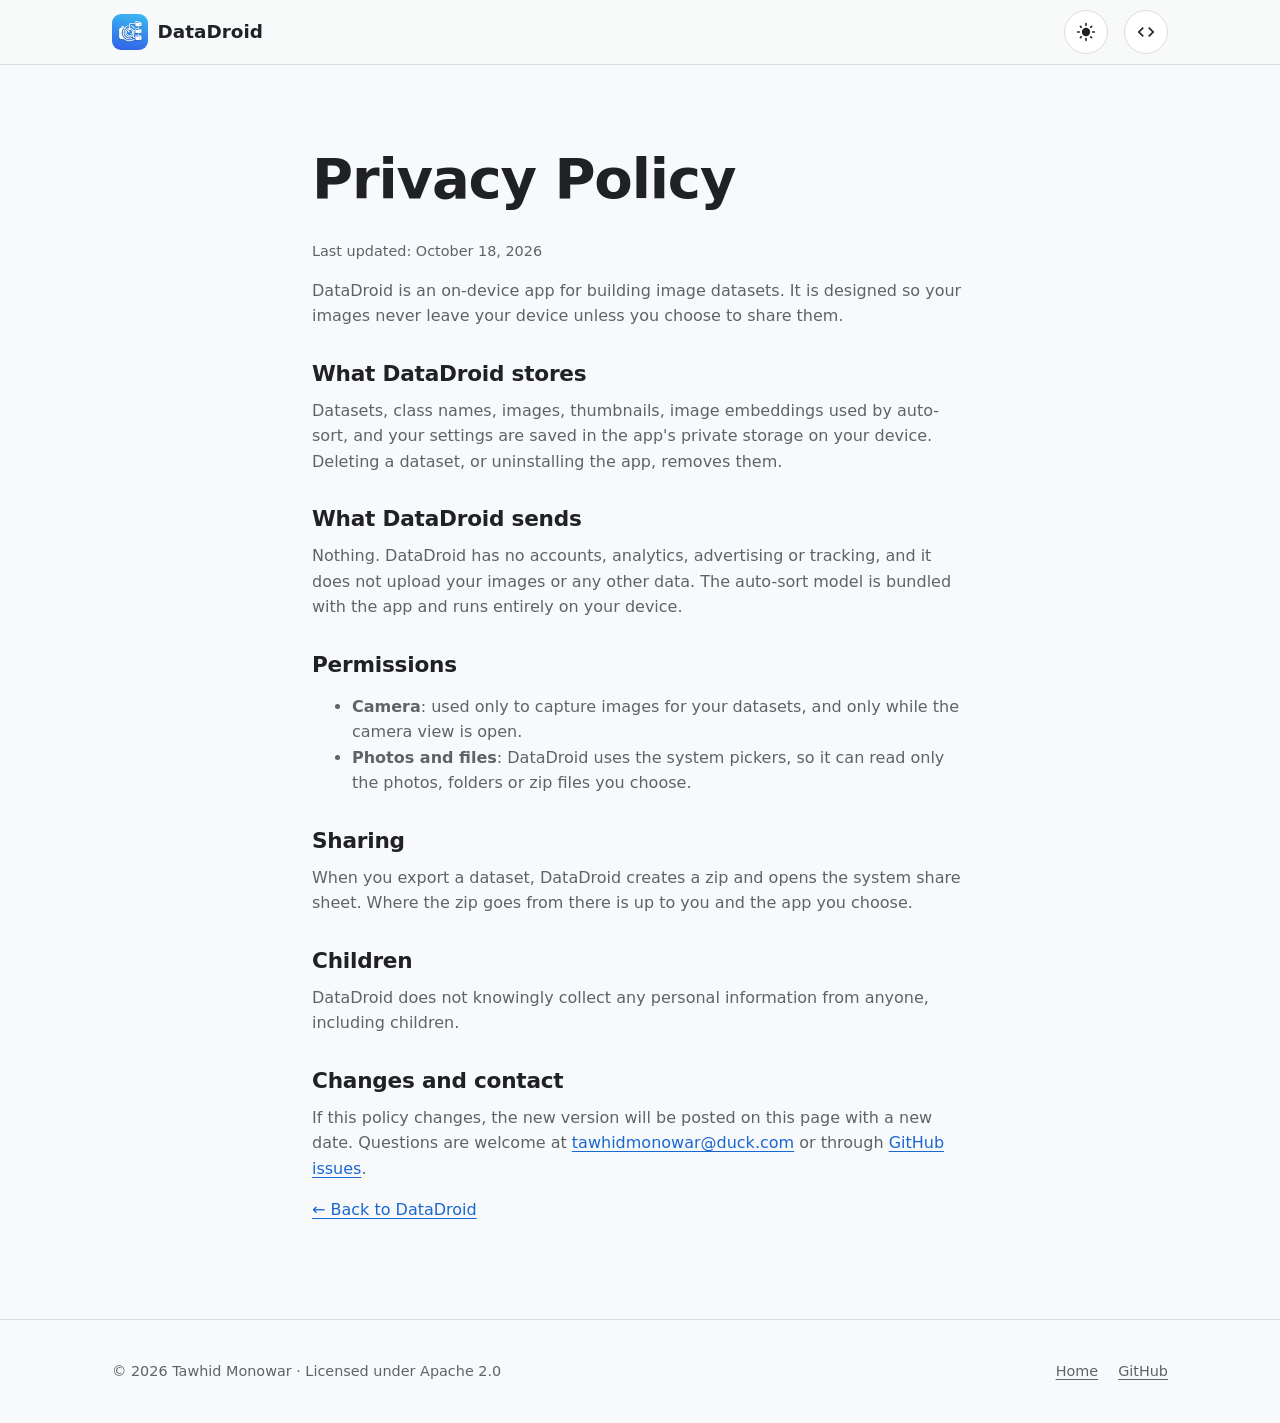
<file: docs/privacy.html>
<!doctype html>
<html lang="en">
<head>
  <meta charset="utf-8">
  <meta name="viewport" content="width=device-width, initial-scale=1">
  <title>DataDroid Privacy Policy</title>
  <meta name="description" content="DataDroid keeps your images on your device. No accounts, no analytics, no uploads.">
  <meta name="theme-color" content="#1967d2">
  <link rel="icon" type="image/png" href="assets/favicon.png">
  <link rel="apple-touch-icon" href="assets/apple-touch-icon.png">
  <link rel="stylesheet" href="css/style.css">
  <script>
    document.documentElement.classList.add("js");
    try {
      const theme = localStorage.getItem("theme");
      if (theme === "light" || theme === "dark") document.documentElement.dataset.theme = theme;
    } catch (e) { /* Storage blocked: follow the system theme. */ }
  </script>
  <script src="js/main.js" defer></script>
</head>
<body>
  <a class="skip-link" href="#main">Skip to content</a>

  <header class="site-header">
    <div class="container header-inner">
      <a class="brand" href="./" aria-label="DataDroid home">
        <img src="assets/icon-512.png" alt="" width="36" height="36">
        <span>DataDroid</span>
      </a>
      <button class="icon-btn theme-toggle" type="button" aria-label="Switch to dark theme">
        <svg class="icon-sun" aria-hidden="true"><use href="assets/icons.svg#sun"></use></svg>
        <svg class="icon-moon" aria-hidden="true"><use href="assets/icons.svg#moon"></use></svg>
      </button>
      <a class="icon-btn" href="https://github.com/tawhidmonowar/DataDroid" aria-label="Source code on GitHub">
        <svg aria-hidden="true"><use href="assets/icons.svg#code"></use></svg>
      </a>
    </div>
  </header>

  <main id="main" class="container article">
    <h1>Privacy Policy</h1>
    <p class="updated">Last updated: October 18, 2026</p>

    <p>
      DataDroid is an on-device app for building image datasets. It is designed so your images never leave your
      device unless you choose to share them.
    </p>

    <h2>What DataDroid stores</h2>
    <p>
      Datasets, class names, images, thumbnails, image embeddings used by auto-sort, and your settings are saved
      in the app's private storage on your device. Deleting a dataset, or uninstalling the app, removes them.
    </p>

    <h2>What DataDroid sends</h2>
    <p>
      Nothing. DataDroid has no accounts, analytics, advertising or tracking, and it does not upload your images or
      any other data. The auto-sort model is bundled with the app and runs entirely on your device.
    </p>

    <h2>Permissions</h2>
    <ul>
      <li><strong>Camera</strong>: used only to capture images for your datasets, and only while the camera view is open.</li>
      <li><strong>Photos and files</strong>: DataDroid uses the system pickers, so it can read only the photos, folders or zip files you choose.</li>
    </ul>

    <h2>Sharing</h2>
    <p>
      When you export a dataset, DataDroid creates a zip and opens the system share sheet. Where the zip goes from
      there is up to you and the app you choose.
    </p>

    <h2>Children</h2>
    <p>DataDroid does not knowingly collect any personal information from anyone, including children.</p>

    <h2>Changes and contact</h2>
    <p>
      If this policy changes, the new version will be posted on this page with a new date. Questions are welcome at
      <a href="mailto:tawhidmonowar@duck.com">tawhidmonowar@duck.com</a> or through
      <a href="https://github.com/tawhidmonowar/DataDroid/issues">GitHub issues</a>.
    </p>

    <p><a href="./">← Back to DataDroid</a></p>
  </main>

  <footer class="site-footer">
    <div class="container footer-inner">
      <p>© <span data-year>2026</span> Tawhid Monowar · Licensed under Apache 2.0</p>
      <ul class="footer-links">
        <li><a href="./">Home</a></li>
        <li><a href="https://github.com/tawhidmonowar/DataDroid">GitHub</a></li>
      </ul>
    </div>
  </footer>
</body>
</html>
</file>
<file: docs/css/style.css>
/* DataDroid site. Colors follow the app's Material theme (shared/.../presentation/theme/Theme.kt). */

:root {
  color-scheme: light;
  --bg: #f8f9fa;
  --bg-alt: #e8eaed;
  --surface: #ffffff;
  --text: #202124;
  --text-muted: #5f6368;
  --border: #dadce0;
  --primary: #1967d2;
  --primary-hover: #1557b0;
  --on-primary: #ffffff;
  --primary-container: #d3e3fd;
  --on-primary-container: #041e49;
  --accent: #b06000;
  --android: #188038;
  --ios: #5f6368;
  --code-bg: #f1f3f4;
  --shadow: 0 1px 2px rgb(60 64 67 / 0.15), 0 2px 8px rgb(60 64 67 / 0.08);
  --shadow-lg: 0 12px 40px rgb(25 103 210 / 0.18);

  --radius: 16px;
  --radius-sm: 10px;
  --max-width: 1120px;
  --gutter: 16px;
  --font: system-ui, -apple-system, "Segoe UI", Roboto, "Helvetica Neue", Arial, sans-serif;
  --font-mono: ui-monospace, SFMono-Regular, Menlo, Consolas, "Liberation Mono", monospace;
}

:root[data-theme="dark"] {
  color-scheme: dark;
  --bg: #17181a;
  --bg-alt: #1e1f22;
  --surface: #26272a;
  --text: #e3e3e3;
  --text-muted: #c4c7c5;
  --border: #3c4043;
  --primary: #a8c7fa;
  --primary-hover: #c2d7fb;
  --on-primary: #062e6f;
  --primary-container: #0842a0;
  --on-primary-container: #d3e3fd;
  --accent: #fdd663;
  --android: #81c995;
  --ios: #bdc1c6;
  --code-bg: #1e1f22;
  --shadow: 0 1px 2px rgb(0 0 0 / 0.4), 0 2px 8px rgb(0 0 0 / 0.3);
  --shadow-lg: 0 12px 40px rgb(0 0 0 / 0.45);
}

@media (prefers-color-scheme: dark) {
  :root:not([data-theme="light"]) {
    color-scheme: dark;
    --bg: #17181a;
    --bg-alt: #1e1f22;
    --surface: #26272a;
    --text: #e3e3e3;
    --text-muted: #c4c7c5;
    --border: #3c4043;
    --primary: #a8c7fa;
    --primary-hover: #c2d7fb;
    --on-primary: #062e6f;
    --primary-container: #0842a0;
    --on-primary-container: #d3e3fd;
    --accent: #fdd663;
    --android: #81c995;
    --ios: #bdc1c6;
    --code-bg: #1e1f22;
    --shadow: 0 1px 2px rgb(0 0 0 / 0.4), 0 2px 8px rgb(0 0 0 / 0.3);
    --shadow-lg: 0 12px 40px rgb(0 0 0 / 0.45);
  }
}

/* ---------- Base ---------- */

*,
*::before,
*::after {
  box-sizing: border-box;
}

html {
  scroll-behavior: smooth;
  scroll-padding-top: 80px;
  -webkit-text-size-adjust: 100%;
}

body {
  margin: 0;
  background: var(--bg);
  color: var(--text);
  font-family: var(--font);
  font-size: 1rem;
  line-height: 1.6;
  overflow-x: hidden;
}

img,
svg {
  display: block;
  max-width: 100%;
}

a {
  color: var(--primary);
  text-decoration-thickness: 1px;
  text-underline-offset: 3px;
}

a:hover {
  color: var(--primary-hover);
}

h1,
h2,
h3 {
  line-height: 1.2;
  margin: 0 0 0.5em;
  letter-spacing: -0.01em;
}

h1 {
  font-size: clamp(2.1rem, 5.5vw, 3.5rem);
  letter-spacing: -0.02em;
}

h2 {
  font-size: clamp(1.6rem, 3.6vw, 2.25rem);
}

h3 {
  font-size: 1.125rem;
}

p {
  margin: 0 0 1em;
}

code,
pre {
  font-family: var(--font-mono);
  font-size: 0.875rem;
}

:not(pre) > code {
  background: var(--code-bg);
  border: 1px solid var(--border);
  border-radius: 6px;
  padding: 0.1em 0.35em;
}

pre {
  margin: 0;
  padding: 1rem 1.25rem;
  background: var(--code-bg);
  border: 1px solid var(--border);
  border-radius: var(--radius-sm);
  overflow-x: auto;
  line-height: 1.55;
}

:focus-visible {
  outline: 3px solid var(--primary);
  outline-offset: 2px;
  border-radius: 4px;
}

.skip-link {
  position: absolute;
  left: var(--gutter);
  top: -100px;
  z-index: 100;
  padding: 0.5rem 1rem;
  background: var(--primary);
  color: var(--on-primary);
  border-radius: var(--radius-sm);
}

.skip-link:focus {
  top: var(--gutter);
}

.visually-hidden {
  position: absolute;
  width: 1px;
  height: 1px;
  overflow: hidden;
  clip: rect(0 0 0 0);
  white-space: nowrap;
}

.container {
  width: 100%;
  max-width: var(--max-width);
  margin-inline: auto;
  padding-inline: var(--gutter);
}

@media (min-width: 768px) {
  :root {
    --gutter: 32px;
  }
}

/* ---------- Buttons ---------- */

.btn {
  display: inline-flex;
  align-items: center;
  justify-content: center;
  gap: 0.5rem;
  min-height: 44px;
  padding: 0.65rem 1.25rem;
  border: 1px solid transparent;
  border-radius: 999px;
  font: inherit;
  font-weight: 600;
  text-decoration: none;
  cursor: pointer;
  transition: background-color 0.15s, border-color 0.15s, transform 0.15s;
}

.btn svg {
  width: 20px;
  height: 20px;
  fill: currentColor;
  flex-shrink: 0;
}

.btn-primary {
  background: var(--primary);
  color: var(--on-primary);
}

.btn-primary:hover {
  background: var(--primary-hover);
  color: var(--on-primary);
}

.btn-outline {
  border-color: var(--border);
  color: var(--text);
  background: var(--surface);
}

.btn-outline:hover {
  border-color: var(--primary);
  color: var(--primary);
}

.btn:active {
  transform: translateY(1px);
}

/* ---------- Header ---------- */

.site-header {
  position: sticky;
  top: 0;
  z-index: 50;
  background: color-mix(in srgb, var(--bg) 85%, transparent);
  backdrop-filter: saturate(180%) blur(12px);
  -webkit-backdrop-filter: saturate(180%) blur(12px);
  border-bottom: 1px solid var(--border);
}

.header-inner {
  display: flex;
  align-items: center;
  gap: 1rem;
  min-height: 64px;
}

.brand {
  display: flex;
  align-items: center;
  gap: 0.6rem;
  color: var(--text);
  font-weight: 700;
  font-size: 1.15rem;
  text-decoration: none;
  margin-right: auto;
}

.brand:hover {
  color: var(--text);
}

.brand img {
  width: 36px;
  height: 36px;
  border-radius: 9px;
}

.nav {
  display: none;
  gap: 0.25rem;
}

.nav a {
  padding: 0.5rem 0.75rem;
  border-radius: 999px;
  color: var(--text-muted);
  text-decoration: none;
  font-weight: 500;
  font-size: 0.95rem;
}

.nav a:hover {
  color: var(--text);
  background: var(--bg-alt);
}

@media (min-width: 860px) {
  .nav {
    display: flex;
  }
}

.icon-btn {
  display: inline-grid;
  place-items: center;
  width: 44px;
  height: 44px;
  border: 1px solid var(--border);
  border-radius: 50%;
  background: var(--surface);
  color: var(--text);
  cursor: pointer;
  text-decoration: none;
}

.icon-btn:hover {
  color: var(--primary);
  border-color: var(--primary);
}

.icon-btn svg {
  width: 20px;
  height: 20px;
  fill: currentColor;
}

.theme-toggle .icon-moon {
  display: none;
}

:root[data-theme="dark"] .theme-toggle .icon-sun {
  display: none;
}

:root[data-theme="dark"] .theme-toggle .icon-moon {
  display: block;
}

@media (prefers-color-scheme: dark) {
  :root:not([data-theme="light"]) .theme-toggle .icon-sun {
    display: none;
  }

  :root:not([data-theme="light"]) .theme-toggle .icon-moon {
    display: block;
  }
}

/* ---------- Sections ---------- */

.section {
  padding-block: clamp(56px, 9vw, 104px);
}

.section-alt {
  background: var(--bg-alt);
}

.section-head {
  max-width: 680px;
  margin-bottom: clamp(32px, 5vw, 48px);
}

.section-head.center {
  margin-inline: auto;
  text-align: center;
}

.section-head p {
  color: var(--text-muted);
  font-size: 1.075rem;
}

.eyebrow {
  display: inline-block;
  margin-bottom: 0.75rem;
  color: var(--primary);
  font-size: 0.8rem;
  font-weight: 700;
  letter-spacing: 0.08em;
  text-transform: uppercase;
}

/* ---------- Hero ---------- */

.hero {
  position: relative;
  padding-block: clamp(48px, 8vw, 96px);
  overflow: hidden;
}

.hero::before {
  content: "";
  position: absolute;
  inset: -40% -20% auto auto;
  width: 720px;
  height: 720px;
  background: radial-gradient(circle, color-mix(in srgb, var(--primary) 22%, transparent), transparent 65%);
  pointer-events: none;
}

.hero-grid {
  position: relative;
  display: grid;
  gap: 48px;
  align-items: center;
}

@media (min-width: 900px) {
  .hero-grid {
    grid-template-columns: 1.1fr 0.9fr;
  }
}

.hero h1 .highlight {
  color: var(--primary);
}

.lead {
  max-width: 560px;
  color: var(--text-muted);
  font-size: clamp(1.05rem, 2vw, 1.2rem);
}

.hero-actions {
  display: flex;
  flex-wrap: wrap;
  gap: 0.75rem;
  margin-block: 1.75rem 1.5rem;
}

.badges {
  display: flex;
  flex-wrap: wrap;
  gap: 0.5rem;
  padding: 0;
  margin: 0;
  list-style: none;
}

.badges li {
  display: inline-flex;
  align-items: center;
  gap: 0.4rem;
  padding: 0.3rem 0.75rem;
  border: 1px solid var(--border);
  border-radius: 999px;
  background: var(--surface);
  color: var(--text-muted);
  font-size: 0.85rem;
  font-weight: 500;
}

.badges svg {
  width: 16px;
  height: 16px;
  fill: currentColor;
}

.hero-visual {
  display: flex;
  justify-content: center;
  gap: 20px;
}

.hero-visual .phone:nth-child(2) {
  display: none;
  margin-top: 48px;
}

@media (min-width: 480px) {
  .hero-visual .phone:nth-child(2) {
    display: block;
  }
}

/* ---------- Phone frame and screenshot placeholders ---------- */

.phone {
  width: min(240px, 62vw);
  flex-shrink: 0;
  padding: 8px;
  border-radius: 36px;
  background: #1f1f1f;
  box-shadow: var(--shadow-lg);
}

.phone.small {
  width: 184px;
}

.screen {
  position: relative;
  aspect-ratio: 9 / 19.5;
  border-radius: 28px;
  overflow: hidden;
  background: linear-gradient(160deg, var(--primary-container), var(--surface));
}

.screen img {
  position: absolute;
  inset: 0;
  width: 100%;
  height: 100%;
  object-fit: cover;
}

/* Shown until the screenshot file exists (see js/main.js). */
.screen .placeholder {
  position: absolute;
  inset: 0;
  display: grid;
  place-content: center;
  gap: 0.5rem;
  padding: 1rem;
  text-align: center;
  color: var(--on-primary-container);
  font-size: 0.85rem;
}

.screen .placeholder img {
  position: static;
  width: 56px;
  height: 56px;
  margin-inline: auto;
  border-radius: 14px;
}

.screen.has-image .placeholder {
  display: none;
}

/* ---------- Feature cards ---------- */

.card-grid {
  display: grid;
  gap: 16px;
  grid-template-columns: repeat(auto-fit, minmax(min(100%, 280px), 1fr));
}

.card {
  padding: 1.5rem;
  border: 1px solid var(--border);
  border-radius: var(--radius);
  background: var(--surface);
  box-shadow: var(--shadow);
}

.card p {
  margin: 0;
  color: var(--text-muted);
}

.card-icon {
  display: grid;
  place-items: center;
  width: 48px;
  height: 48px;
  margin-bottom: 1rem;
  border-radius: 14px;
  background: var(--primary-container);
  color: var(--on-primary-container);
}

.card-icon svg {
  width: 24px;
  height: 24px;
  fill: currentColor;
}

/* ---------- Auto-sort ---------- */

.split {
  display: grid;
  gap: 48px;
  align-items: center;
}

@media (min-width: 900px) {
  .split {
    grid-template-columns: 1fr 1fr;
  }
}

.steps {
  display: grid;
  gap: 1.25rem;
  padding: 0;
  margin: 1.5rem 0 0;
  list-style: none;
  counter-reset: step;
}

.steps li {
  position: relative;
  padding-left: 3.25rem;
  counter-increment: step;
}

.steps li::before {
  content: counter(step);
  position: absolute;
  left: 0;
  top: 0;
  display: grid;
  place-items: center;
  width: 2.25rem;
  height: 2.25rem;
  border-radius: 50%;
  background: var(--primary);
  color: var(--on-primary);
  font-weight: 700;
}

.steps h3 {
  margin-bottom: 0.25rem;
}

.steps p {
  margin: 0;
  color: var(--text-muted);
}

.sort-demo {
  padding: 1.5rem;
  border: 1px solid var(--border);
  border-radius: var(--radius);
  background: var(--surface);
  box-shadow: var(--shadow);
}

.sort-demo-label {
  margin: 0 0 1rem;
  color: var(--text-muted);
  font-size: 0.85rem;
  font-weight: 600;
  text-transform: uppercase;
  letter-spacing: 0.06em;
}

.match {
  display: grid;
  grid-template-columns: 5.5rem 1fr 3rem;
  align-items: center;
  gap: 0.75rem;
  margin-bottom: 0.85rem;
  font-size: 0.95rem;
}

.match-name {
  font-weight: 600;
  overflow: hidden;
  text-overflow: ellipsis;
  white-space: nowrap;
}

.match-value {
  color: var(--text-muted);
  font-variant-numeric: tabular-nums;
  text-align: right;
}

.bar {
  height: 10px;
  border-radius: 999px;
  background: var(--bg-alt);
  overflow: hidden;
}

.bar span {
  display: block;
  height: 100%;
  border-radius: inherit;
  background: var(--primary);
}

.match.muted .bar span {
  background: var(--text-muted);
  opacity: 0.5;
}

.sort-demo-note {
  margin: 1.25rem 0 0;
  padding-top: 1rem;
  border-top: 1px solid var(--border);
  color: var(--text-muted);
  font-size: 0.9rem;
}

/* ---------- Screenshots ---------- */

.gallery {
  display: flex;
  gap: 24px;
  padding: 8px var(--gutter) 24px;
  margin-inline: calc(var(--gutter) * -1);
  overflow-x: auto;
  scroll-snap-type: x mandatory;
  scrollbar-width: thin;
}

.gallery figure {
  margin: 0;
  scroll-snap-align: center;
}

.gallery figcaption {
  margin-top: 0.75rem;
  color: var(--text-muted);
  font-size: 0.9rem;
  font-weight: 500;
  text-align: center;
}

.gallery {
  /* "safe" keeps the first item reachable when the row overflows. */
  justify-content: safe center;
}

/* ---------- Export ---------- */

.export-grid {
  display: grid;
  gap: 32px;
  align-items: center;
}

@media (min-width: 900px) {
  .export-grid {
    grid-template-columns: 1fr 1fr;
  }
}

.checklist {
  display: grid;
  gap: 0.6rem;
  padding: 0;
  margin: 0;
  list-style: none;
}

.checklist li {
  position: relative;
  padding-left: 1.9rem;
}

.checklist li::before {
  content: "";
  position: absolute;
  left: 0;
  top: 0.3em;
  width: 1.1rem;
  height: 1.1rem;
  background: var(--primary);
  -webkit-mask: url("data:image/svg+xml,%3Csvg xmlns='http://www.w3.org/2000/svg' viewBox='0 0 24 24'%3E%3Cpath d='M9 16.17 4.83 12l-1.42 1.41L9 19 21 7l-1.41-1.41z'/%3E%3C/svg%3E") center / contain no-repeat;
  mask: url("data:image/svg+xml,%3Csvg xmlns='http://www.w3.org/2000/svg' viewBox='0 0 24 24'%3E%3Cpath d='M9 16.17 4.83 12l-1.42 1.41L9 19 21 7l-1.41-1.41z'/%3E%3C/svg%3E") center / contain no-repeat;
}

.tree .dim {
  color: var(--text-muted);
}

.tree .folder {
  color: var(--primary);
  font-weight: 600;
}

/* ---------- Shared code ---------- */

.share-bar {
  display: flex;
  height: 44px;
  margin-bottom: 1rem;
  border-radius: var(--radius-sm);
  overflow: hidden;
  gap: 2px;
}

.share-bar span {
  display: grid;
  place-items: center;
  min-width: 0;
  color: #fff;
  font-size: 0.85rem;
  font-weight: 700;
}

.share-bar .common {
  flex: 85;
  background: var(--primary);
  color: var(--on-primary);
}

.share-bar .android {
  flex: 6;
  background: var(--android);
}

.share-bar .ios {
  flex: 9;
  background: var(--ios);
}

.legend {
  display: flex;
  flex-wrap: wrap;
  gap: 0.5rem 1.5rem;
  padding: 0;
  margin: 0 0 2.5rem;
  list-style: none;
  color: var(--text-muted);
  font-size: 0.95rem;
}

.legend li {
  display: flex;
  align-items: center;
  gap: 0.5rem;
}

.legend i {
  width: 12px;
  height: 12px;
  border-radius: 3px;
  background: var(--primary);
}

.legend .android {
  background: var(--android);
}

.legend .ios {
  background: var(--ios);
}

.tech-list {
  display: grid;
  gap: 12px;
  padding: 0;
  margin: 0;
  list-style: none;
  grid-template-columns: repeat(auto-fit, minmax(min(100%, 240px), 1fr));
}

.tech-list li {
  padding: 1rem 1.25rem;
  border: 1px solid var(--border);
  border-radius: var(--radius-sm);
  background: var(--surface);
}

.tech-list strong {
  display: block;
}

.tech-list span {
  color: var(--text-muted);
  font-size: 0.9rem;
}

/* ---------- Get started ---------- */

.platform-grid {
  display: grid;
  gap: 16px;
  grid-template-columns: repeat(auto-fit, minmax(min(100%, 340px), 1fr));
}

.platform-grid .card h3 {
  display: flex;
  align-items: center;
  gap: 0.6rem;
  font-size: 1.25rem;
}

.platform-grid .card h3 svg {
  width: 26px;
  height: 26px;
  fill: currentColor;
}

.platform-grid ol {
  margin: 0 0 1rem;
  padding-left: 1.25rem;
  color: var(--text-muted);
}

.platform-grid ol li + li {
  margin-top: 0.4rem;
}

.platform-grid pre {
  white-space: pre-wrap;
  word-break: break-all;
}

.platform-grid pre + pre {
  margin-top: 0.5rem;
}

.platform-grid .card p.note {
  margin-top: 1rem;
  font-size: 0.9rem;
}

.center-actions {
  display: flex;
  flex-wrap: wrap;
  justify-content: center;
  gap: 0.75rem;
  margin-top: 2.5rem;
}

/* ---------- Footer ---------- */

.site-footer {
  padding-block: 40px;
  border-top: 1px solid var(--border);
  color: var(--text-muted);
  font-size: 0.9rem;
}

.footer-inner {
  display: flex;
  flex-wrap: wrap;
  align-items: center;
  justify-content: space-between;
  gap: 1rem;
}

.footer-inner p {
  margin: 0;
}

.footer-links {
  display: flex;
  flex-wrap: wrap;
  gap: 1.25rem;
  padding: 0;
  margin: 0;
  list-style: none;
}

.footer-links a {
  color: var(--text-muted);
}

.footer-links a:hover {
  color: var(--primary);
}

/* ---------- Article pages (privacy) ---------- */

.article {
  max-width: 720px;
  padding-block: clamp(40px, 7vw, 80px);
}

.article h2 {
  margin-top: 2rem;
  font-size: 1.35rem;
}

.article p,
.article li {
  color: var(--text-muted);
}

.article .updated {
  font-size: 0.9rem;
}

/* ---------- Motion ---------- */

/* Only hidden when JS runs, so the page still reads without it. */
.js .reveal {
  opacity: 0;
  transform: translateY(16px);
  transition: opacity 0.6s ease, transform 0.6s ease;
}

.js .reveal.is-visible {
  opacity: 1;
  transform: none;
}

@media (prefers-reduced-motion: reduce) {
  html {
    scroll-behavior: auto;
  }

  .js .reveal {
    opacity: 1;
    transform: none;
    transition: none;
  }

  .btn {
    transition: none;
  }
}
</file>
